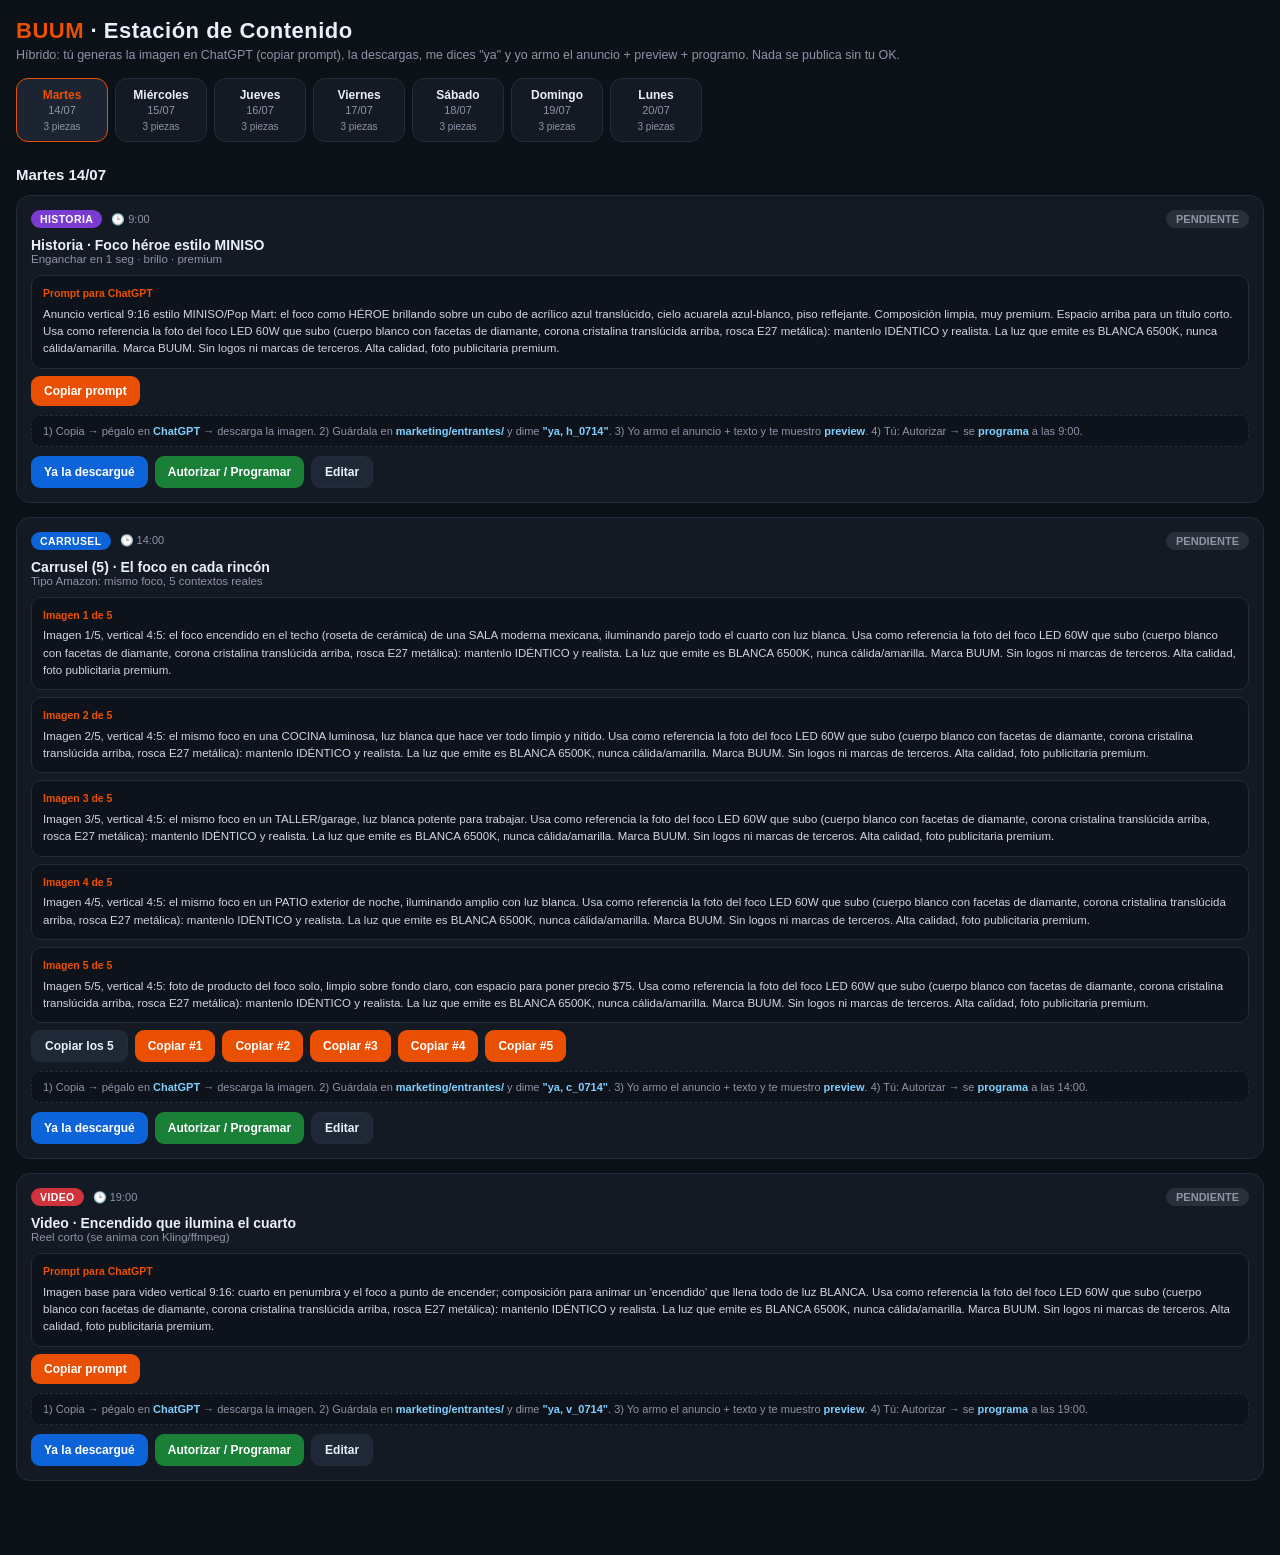
<file: os/estacion.html>
<!doctype html><html lang="es"><head>
<meta charset="utf-8"><meta name="viewport" content="width=device-width,initial-scale=1">
<meta http-equiv="Cache-Control" content="no-store">
<title>BUUM · Estación de Contenido</title>
<style>
 :root{--o:#EA5003;--n:#001866;--n2:#0a1f6e;--bg:#0c1017;--card:#141a24;--line:#232c3a;--tx:#eaf0fb;--mut:#8b95a8}
 *{box-sizing:border-box;margin:0;padding:0}
 body{background:var(--bg);color:var(--tx);font-family:Arial,Helvetica,sans-serif;padding:18px 16px 60px}
 header{display:flex;align-items:center;gap:10px;margin-bottom:4px}
 header .lg{font-weight:900;color:var(--o);font-size:22px;letter-spacing:.5px}
 header .lg span{color:var(--tx)}
 .sub{color:var(--mut);font-size:12.5px;margin-bottom:16px}
 .week{display:flex;gap:7px;overflow-x:auto;padding-bottom:8px;margin-bottom:16px}
 .day{flex:0 0 auto;min-width:92px;background:var(--card);border:1px solid var(--line);border-radius:12px;padding:9px 11px;cursor:pointer;text-align:center}
 .day.act{border-color:var(--o);background:#1c2431}
 .day.hoy .dn{color:var(--o)}
 .day .dn{font-size:12px;font-weight:bold}
 .day .dd{font-size:11px;color:var(--mut);margin-top:2px}
 .day .cnt{font-size:10px;color:var(--mut);margin-top:5px}
 h2{font-size:15px;margin:6px 0 12px}
 .piece{background:var(--card);border:1px solid var(--line);border-radius:14px;padding:14px;margin-bottom:14px}
 .ph{display:flex;align-items:center;gap:9px;margin-bottom:9px;flex-wrap:wrap}
 .tag{font-size:10.5px;font-weight:bold;padding:3px 9px;border-radius:20px;text-transform:uppercase;letter-spacing:.4px}
 .t-hist{background:#7a3bd0;color:#fff}.t-carr{background:#0d63d8;color:#fff}.t-vid{background:#d0333b;color:#fff}
 .hora{font-size:11px;color:var(--mut)}
 .titp{font-weight:bold;font-size:14px}
 .obj{font-size:11.5px;color:var(--mut);margin-bottom:10px}
 .pr{background:#0e131b;border:1px solid var(--line);border-radius:10px;padding:10px 11px;margin:7px 0;font-size:11.5px;color:#cdd6e6;line-height:1.5;white-space:pre-wrap}
 .pr .n{color:var(--o);font-weight:bold;font-size:10.5px;display:block;margin-bottom:4px}
 .btns{display:flex;gap:7px;flex-wrap:wrap;margin-top:6px}
 button{border:0;border-radius:9px;padding:8px 13px;font-size:12px;font-weight:bold;cursor:pointer;font-family:inherit}
 .b-copy{background:var(--o);color:#fff}.b-copyall{background:#1e2836;color:var(--tx);border:1px solid var(--line)}
 .b-dl{background:#0d63d8;color:#fff}.b-ok{background:#1a7f37;color:#fff}.b-ed{background:#1e2836;color:var(--tx);border:1px solid var(--line)}
 .state{font-size:11px;font-weight:bold;padding:3px 10px;border-radius:20px;margin-left:auto}
 .s-pend{background:#2a2f3a;color:var(--mut)}.s-desc{background:#0d63d8;color:#fff}.s-prog{background:#1a7f37;color:#fff}
 .flow{font-size:11px;color:var(--mut);background:#0e131b;border:1px dashed var(--line);border-radius:9px;padding:9px 11px;margin-top:9px}
 .flow b{color:#7fd0ff}
 .toast{position:fixed;bottom:18px;left:50%;transform:translateX(-50%);background:var(--o);color:#fff;padding:10px 18px;border-radius:24px;font-size:13px;font-weight:bold;opacity:0;transition:.2s;pointer-events:none}
 .toast.on{opacity:1}
 .empty{color:var(--mut);font-size:13px;padding:20px;text-align:center}
</style></head><body>
<header><div class="lg">BUUM<span> · Estación de Contenido</span></div></header>
<div class="sub">Híbrido: tú generas la imagen en ChatGPT (copiar prompt), la descargas, me dices "ya" y yo armo el anuncio + preview + programo. Nada se publica sin tu OK.</div>
<div class="week" id="week"></div>
<h2 id="dtitle"></h2>
<div id="pieces"></div>
<div class="toast" id="toast"></div>
<script src="estacion-data.js"></script>
<script>
 const ST=JSON.parse(localStorage.getItem('buum_estacion')||'{}');
 const save=()=>localStorage.setItem('buum_estacion',JSON.stringify(ST));
 const HOY="2026-07-14";
 let sel=HOY;
 function toast(m){const t=document.getElementById('toast');t.textContent=m;t.classList.add('on');setTimeout(()=>t.classList.remove('on'),1400);}
 function copy(txt,msg){navigator.clipboard.writeText(txt).then(()=>toast(msg||'Prompt copiado ✓'));}
 function renderWeek(){
   const w=document.getElementById('week');w.innerHTML='';
   Object.keys(SEMANA).forEach(f=>{
     const d=SEMANA[f];const el=document.createElement('div');
     el.className='day'+(f===sel?' act':'')+(f===HOY?' hoy':'');
     el.innerHTML=`<div class="dn">${d.dia}</div><div class="dd">${f.slice(8)}/${f.slice(5,7)}</div><div class="cnt">${d.piezas.length} piezas</div>`;
     el.onclick=()=>{sel=f;renderWeek();renderDay();};w.appendChild(el);
   });
 }
 function pieceState(id){return (ST[id]&&ST[id].estado)||'pend';}
 function setState(id,e){ST[id]=ST[id]||{};ST[id].estado=e;save();renderDay();}
 function renderDay(){
   const d=SEMANA[sel];document.getElementById('dtitle').textContent=`${d.dia} ${sel.slice(8)}/${sel.slice(5,7)}`;
   const c=document.getElementById('pieces');c.innerHTML='';
   d.piezas.forEach(p=>{
     const st=pieceState(p.id);
     const cls=p.tipo==='historia'?'t-hist':p.tipo==='carrusel'?'t-carr':'t-vid';
     const sc=st==='prog'?'s-prog':st==='desc'?'s-desc':'s-pend';
     const sl=st==='prog'?'PROGRAMADA ✓':st==='desc'?'DESCARGADA':'PENDIENTE';
     const div=document.createElement('div');div.className='piece';
     let prompts='';
     p.prompts.forEach((pr,i)=>{
       const lbl=p.prompts.length>1?`Imagen ${i+1} de ${p.prompts.length}`:'Prompt para ChatGPT';
       prompts+=`<div class="pr"><span class="n">${lbl}</span>${pr}</div>`;
     });
     const allTxt=p.prompts.map((x,i)=>(p.prompts.length>1?`--- Imagen ${i+1} ---\n`:'')+x).join('\n\n');
     div.innerHTML=`
       <div class="ph"><span class="tag ${cls}">${p.tipo}</span><span class="hora">🕒 ${p.hora}</span><span class="state ${sc}">${sl}</span></div>
       <div class="titp">${p.titulo}</div><div class="obj">${p.obj||''}</div>
       ${prompts}
       <div class="btns">
         ${p.prompts.length>1?`<button class="b-copyall" onclick='copyAll(${JSON.stringify(allTxt)})'>Copiar los ${p.prompts.length}</button>`:''}
         ${p.prompts.map((pr,i)=>`<button class="b-copy" onclick='copy(${JSON.stringify(pr)},"Copiado ✓")'>Copiar${p.prompts.length>1?" #"+(i+1):" prompt"}</button>`).join('')}
       </div>
       <div class="flow">1) Copia → pégalo en <b>ChatGPT</b> → descarga la imagen. 2) Guárdala en <b>marketing/entrantes/</b> y dime <b>"ya, ${p.id}"</b>. 3) Yo armo el anuncio + texto y te muestro <b>preview</b>. 4) Tú: Autorizar → se <b>programa</b> a las ${p.hora}.</div>
       <div class="btns" style="margin-top:9px">
         <button class="b-dl" onclick="setState('${p.id}','desc')">Ya la descargué</button>
         <button class="b-ok" onclick="setState('${p.id}','prog')">Autorizar / Programar</button>
         <button class="b-ed" onclick="toast('Dime qué editar y lo ajusto')">Editar</button>
       </div>`;
     c.appendChild(div);
   });
 }
 function copyAll(t){copy(t,'Los prompts copiados ✓');}
 renderWeek();renderDay();
</script></body></html>
</file>
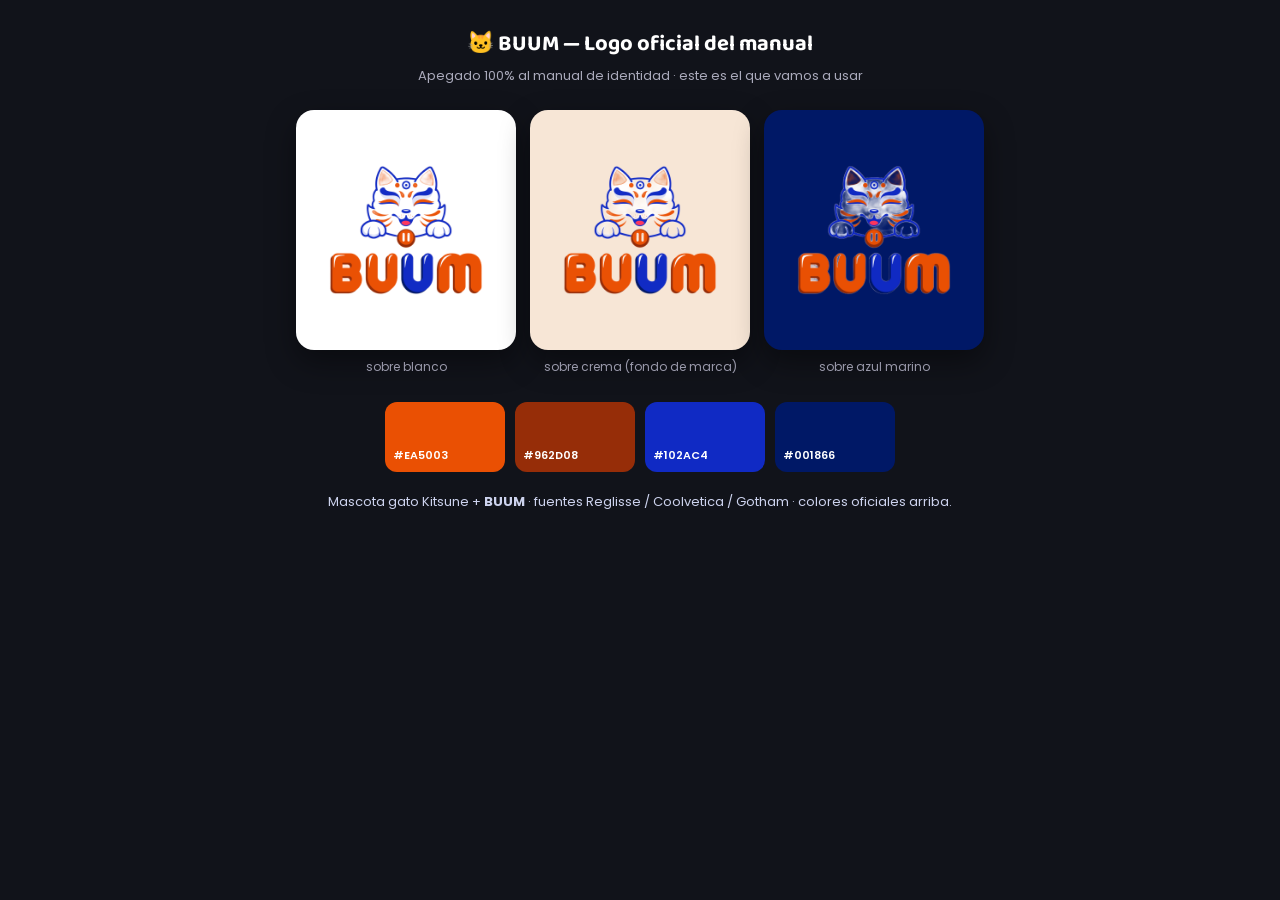
<file: activos/marca/logo-original.html>
<!DOCTYPE html>
<html lang="es"><head><meta charset="UTF-8"><meta name="viewport" content="width=device-width, initial-scale=1">
<title>BUUM · Logo oficial (manual)</title>
<link href="https://fonts.googleapis.com/css2?family=Baloo+2:wght@700;800&family=Poppins:wght@500;600&display=swap" rel="stylesheet">
<style>*{box-sizing:border-box;margin:0;}body{background:#11131a;color:#fff;font-family:Poppins,sans-serif;padding:26px 16px 60px;}
h1{font-size:22px;text-align:center;font-family:'Baloo 2';margin-bottom:4px;}.sub{text-align:center;color:#aab;font-size:13px;margin-bottom:24px;}
.row{display:flex;gap:14px;justify-content:center;flex-wrap:wrap;max-width:760px;margin:0 auto;}
.sw{width:220px;height:240px;border-radius:18px;display:flex;align-items:center;justify-content:center;padding:22px;box-shadow:0 12px 30px rgba(0,0,0,.4);}
.sw img{max-width:88%;max-height:88%;}
.white{background:#fff;}.cream{background:#f7e6d6;}.navy{background:#001866;}
.cap{text-align:center;font-size:12px;color:#99a;margin-top:8px;}
.pal{display:flex;gap:10px;justify-content:center;margin:26px auto 0;flex-wrap:wrap;}
.c{width:120px;height:70px;border-radius:12px;display:flex;align-items:flex-end;padding:8px;color:#fff;font-size:11px;font-weight:600;}
.note{text-align:center;color:#cdd3ee;font-size:13px;margin-top:20px;}
</style></head><body>
<h1>🐱 BUUM — Logo oficial del manual</h1>
<div class="sub">Apegado 100% al manual de identidad · este es el que vamos a usar</div>
<div class="row">
  <div><div class="sw white"><img src="logo-buum.png"></div><div class="cap">sobre blanco</div></div>
  <div><div class="sw cream"><img src="logo-buum.png"></div><div class="cap">sobre crema (fondo de marca)</div></div>
  <div><div class="sw navy"><img src="logo-buum.png"></div><div class="cap">sobre azul marino</div></div>
</div>
<div class="pal">
  <div class="c" style="background:#EA5003">#EA5003</div>
  <div class="c" style="background:#962D08">#962D08</div>
  <div class="c" style="background:#102AC4">#102AC4</div>
  <div class="c" style="background:#001866">#001866</div>
</div>
<div class="note">Mascota gato Kitsune + <b>BUUM</b> · fuentes Reglisse / Coolvetica / Gotham · colores oficiales arriba.</div>
</body></html>
</file>
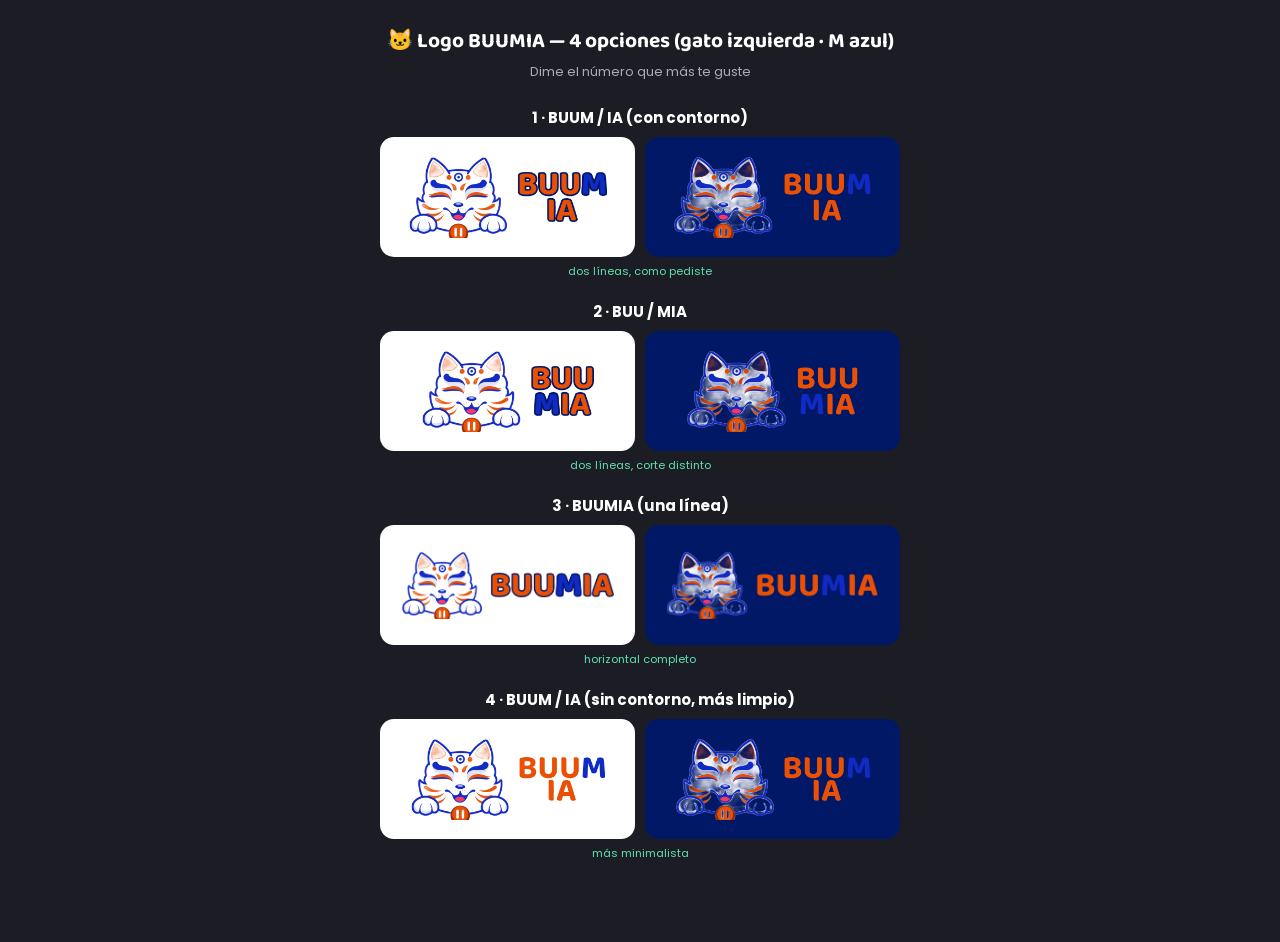
<file: activos/marca/logos-lockup.html>
<!DOCTYPE html>
<html lang="es"><head><meta charset="UTF-8"><meta name="viewport" content="width=device-width, initial-scale=1">
<title>BUUMIA · Lockups</title>
<link href="https://fonts.googleapis.com/css2?family=Baloo+2:wght@700&family=Poppins:wght@500;600&display=swap" rel="stylesheet">
<style>*{box-sizing:border-box;margin:0;}body{background:#1c1d24;color:#fff;font-family:Poppins,sans-serif;padding:24px 16px 60px;}
h1{font-size:21px;text-align:center;font-family:'Baloo 2';margin-bottom:4px;}.sub{text-align:center;color:#aab;font-size:13px;margin-bottom:24px;}
.col{max-width:520px;margin:0 auto 20px;}.lbl{font-weight:bold;font-size:15px;margin-bottom:8px;text-align:center;}
.bgs{display:flex;gap:10px;}.sw{flex:1;height:120px;border-radius:14px;display:flex;align-items:center;justify-content:center;padding:14px;}
.sw img{max-width:94%;max-height:90%;}.white{background:#fff;}.navy{background:#001866;}
.tag{font-size:11px;text-align:center;margin-top:6px;color:#5fe0ad;}
</style></head><body>
<h1>🐱 Logo BUUMIA — 4 opciones (gato izquierda · M azul)</h1>
<div class="sub">Dime el número que más te guste</div>
<div class="col"><div class="lbl">1 · BUUM / IA (con contorno)</div><div class="bgs"><div class="sw white"><img src="nuevos/lockup-1.png"></div><div class="sw navy"><img src="nuevos/lockup-1.png"></div></div><div class="tag">dos líneas, como pediste</div></div>
<div class="col"><div class="lbl">2 · BUU / MIA</div><div class="bgs"><div class="sw white"><img src="nuevos/lockup-2.png"></div><div class="sw navy"><img src="nuevos/lockup-2.png"></div></div><div class="tag">dos líneas, corte distinto</div></div>
<div class="col"><div class="lbl">3 · BUUMIA (una línea)</div><div class="bgs"><div class="sw white"><img src="nuevos/lockup-3.png"></div><div class="sw navy"><img src="nuevos/lockup-3.png"></div></div><div class="tag">horizontal completo</div></div>
<div class="col"><div class="lbl">4 · BUUM / IA (sin contorno, más limpio)</div><div class="bgs"><div class="sw white"><img src="nuevos/lockup-4.png"></div><div class="sw navy"><img src="nuevos/lockup-4.png"></div></div><div class="tag">más minimalista</div></div>
</body></html>
</file>
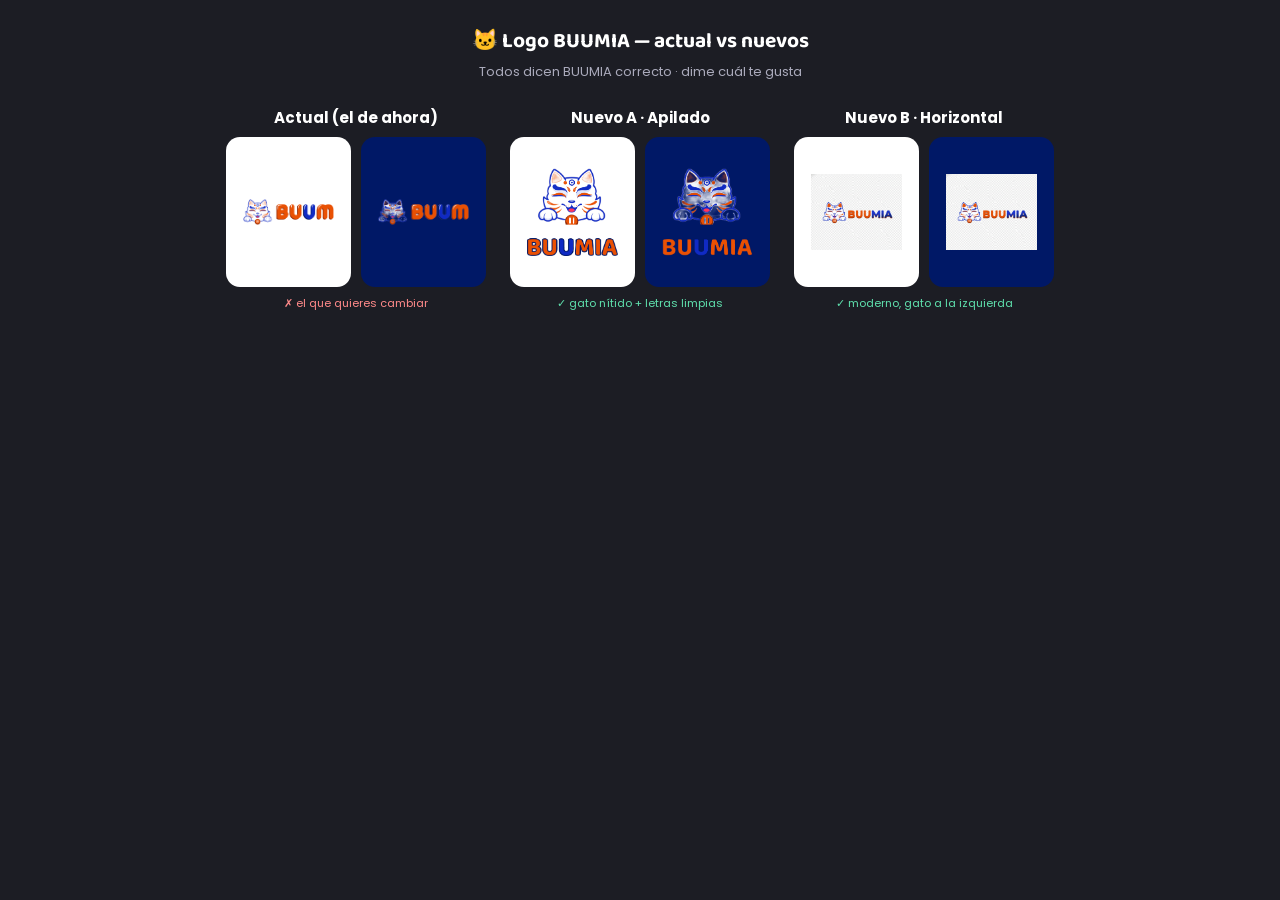
<file: activos/marca/logos-nuevos.html>
<!DOCTYPE html>
<html lang="es"><head><meta charset="UTF-8"><meta name="viewport" content="width=device-width, initial-scale=1">
<title>BUUMIA · Logos nuevos</title>
<link href="https://fonts.googleapis.com/css2?family=Baloo+2:wght@700;800&family=Poppins:wght@500;600&display=swap" rel="stylesheet">
<style>*{box-sizing:border-box;margin:0;}body{background:#1c1d24;color:#fff;font-family:Poppins,sans-serif;padding:24px 16px 60px;}
h1{font-size:21px;text-align:center;font-family:'Baloo 2';margin-bottom:4px;}.sub{text-align:center;color:#aab;font-size:13px;margin-bottom:24px;}
.row{display:flex;flex-wrap:wrap;gap:24px;justify-content:center;}
.col{width:260px;}.lbl{font-weight:bold;font-size:15px;margin-bottom:8px;text-align:center;}
.bgs{display:flex;gap:10px;}.sw{flex:1;height:150px;border-radius:14px;display:flex;align-items:center;justify-content:center;padding:12px;}
.sw img{max-width:90%;max-height:90%;}.white{background:#fff;}.navy{background:#001866;}
.tag{font-size:11px;text-align:center;margin-top:8px;}.new{color:#5fe0ad;}.old{color:#ff8a8a;}
</style></head><body>
<h1>🐱 Logo BUUMIA — actual vs nuevos</h1>
<div class="sub">Todos dicen BUUMIA correcto · dime cuál te gusta</div>
<div class="row">
  <div class="col"><div class="lbl">Actual (el de ahora)</div><div class="bgs"><div class="sw white"><img src="logo-buumia-original.png"></div><div class="sw navy"><img src="logo-buumia-original.png"></div></div><div class="tag old">✗ el que quieres cambiar</div></div>
  <div class="col"><div class="lbl">Nuevo A · Apilado</div><div class="bgs"><div class="sw white"><img src="nuevos/compuesto-oficial.png"></div><div class="sw navy"><img src="nuevos/compuesto-oficial.png"></div></div><div class="tag new">✓ gato nítido + letras limpias</div></div>
  <div class="col"><div class="lbl">Nuevo B · Horizontal</div><div class="bgs"><div class="sw white"><img src="nuevos/nuevo-4-horizontal.png"></div><div class="sw navy"><img src="nuevos/nuevo-4-horizontal.png"></div></div><div class="tag new">✓ moderno, gato a la izquierda</div></div>
</div>
</body></html>
</file>
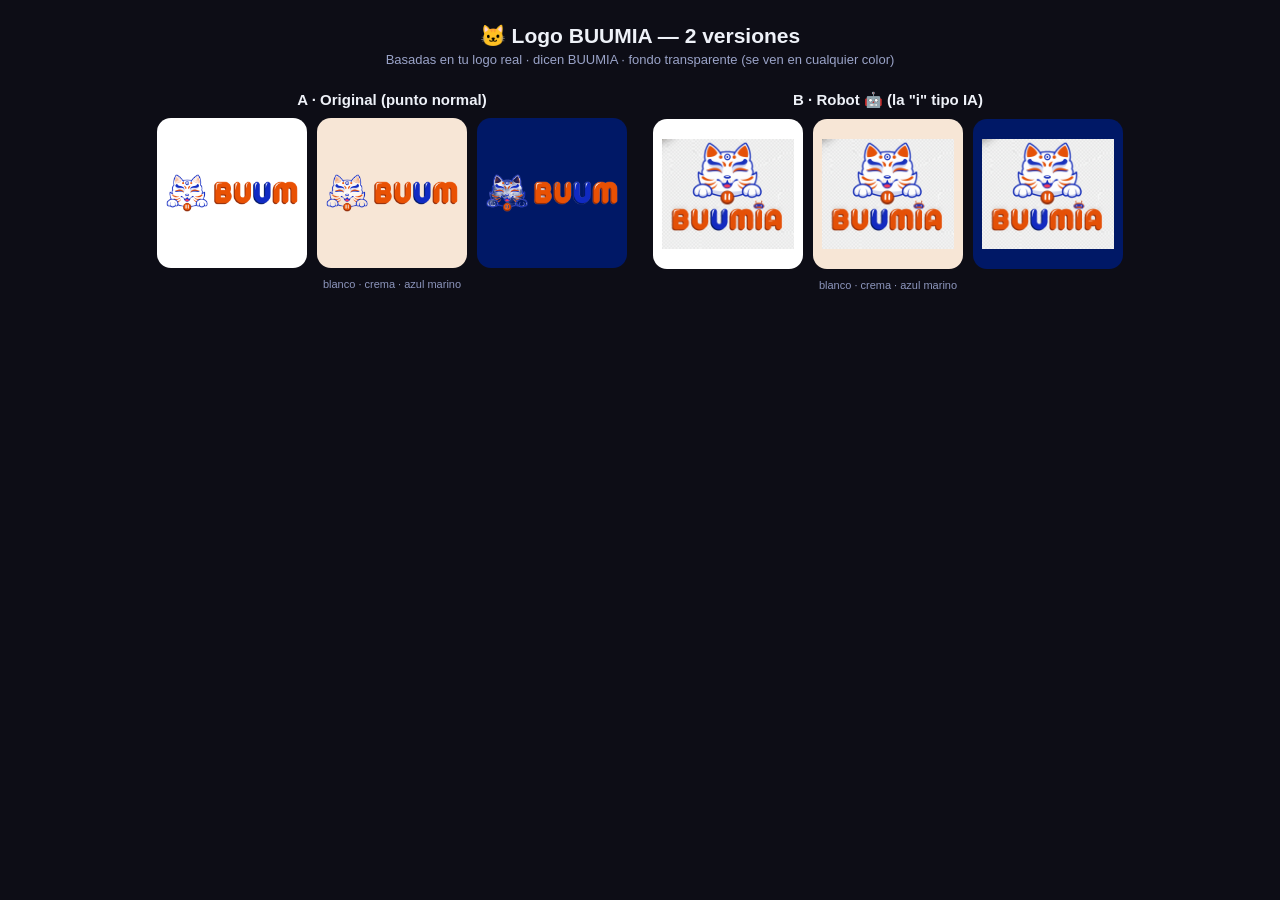
<file: activos/marca/logos-preview.html>
<!DOCTYPE html>
<html lang="es"><head><meta charset="UTF-8"><meta name="viewport" content="width=device-width, initial-scale=1">
<title>Logos BUUMIA · preview</title>
<style>
body{margin:0;background:#0d0d16;color:#eef1f8;font-family:Arial,sans-serif;padding:24px;}
h1{font-size:21px;text-align:center;margin:0 0 4px;}
.sub{text-align:center;color:#9aa3c8;font-size:13px;margin-bottom:24px;}
.row{display:flex;flex-wrap:wrap;gap:26px;justify-content:center;margin-bottom:26px;}
.col{display:flex;flex-direction:column;align-items:center;gap:10px;}
.lbl{font-weight:bold;font-size:15px;}
.bgs{display:flex;gap:10px;}
.sw{width:150px;height:150px;border-radius:14px;display:flex;align-items:center;justify-content:center;}
.sw img{max-width:88%;max-height:88%;}
.white{background:#fff;} .cream{background:#f7e6d6;} .navy{background:#001866;}
.cap{font-size:11px;color:#8d96bd;text-align:center;}
</style></head>
<body>
<h1>🐱 Logo BUUMIA — 2 versiones</h1>
<div class="sub">Basadas en tu logo real · dicen BUUMIA · fondo transparente (se ven en cualquier color)</div>

<div class="row">
  <div class="col"><span class="lbl">A · Original (punto normal)</span>
    <div class="bgs">
      <div class="sw white"><img src="logo-buumia-original.png"></div>
      <div class="sw cream"><img src="logo-buumia-original.png"></div>
      <div class="sw navy"><img src="logo-buumia-original.png"></div>
    </div>
    <span class="cap">blanco · crema · azul marino</span>
  </div>

  <div class="col"><span class="lbl">B · Robot 🤖 (la "i" tipo IA)</span>
    <div class="bgs">
      <div class="sw white"><img src="logo-buumia-robot.png"></div>
      <div class="sw cream"><img src="logo-buumia-robot.png"></div>
      <div class="sw navy"><img src="logo-buumia-robot.png"></div>
    </div>
    <span class="cap">blanco · crema · azul marino</span>
  </div>
</div>
</body></html>
</file>
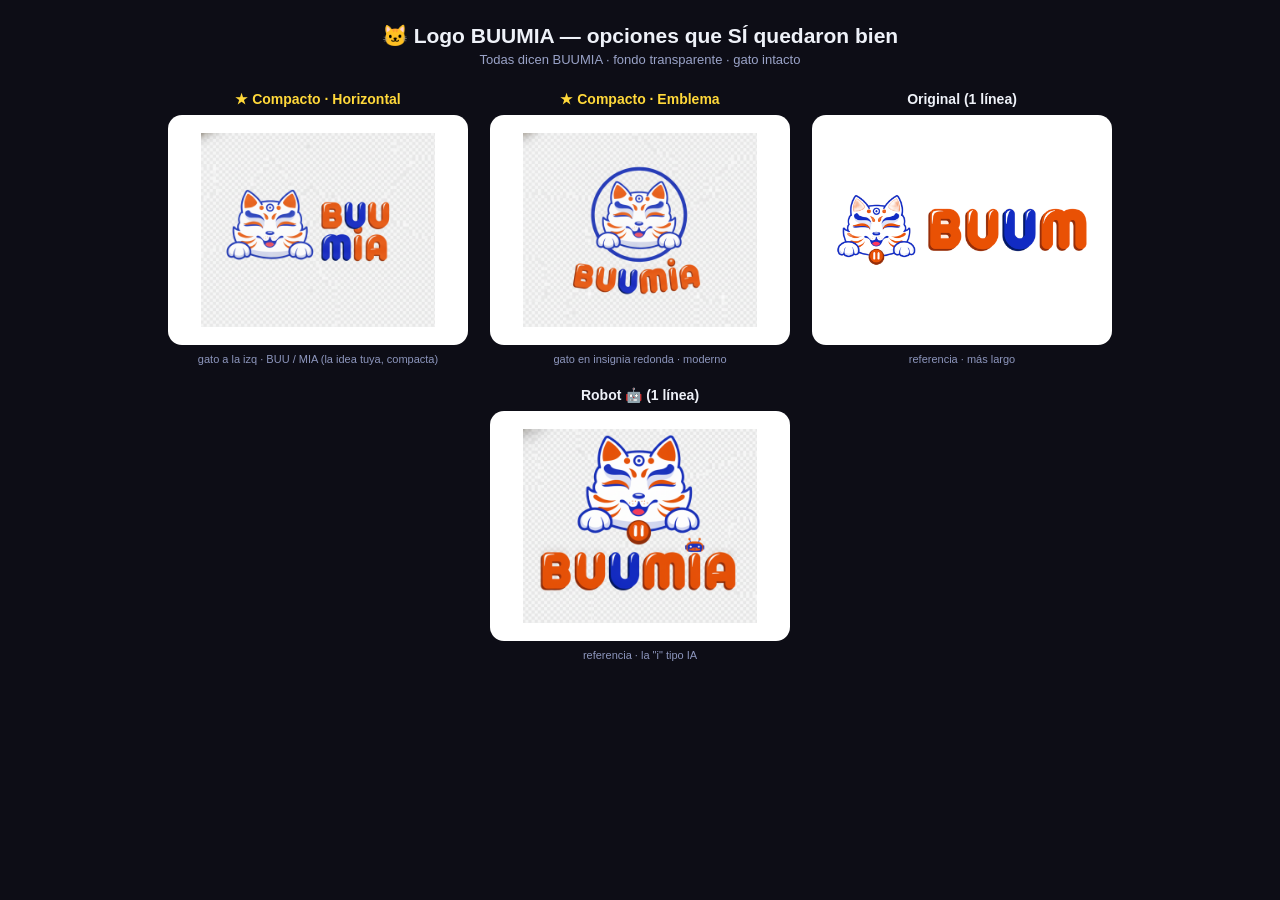
<file: activos/marca/logos-preview2.html>
<!DOCTYPE html>
<html lang="es"><head><meta charset="UTF-8"><meta name="viewport" content="width=device-width, initial-scale=1">
<title>Logos BUUMIA · opciones</title>
<style>
body{margin:0;background:#0d0d16;color:#eef1f8;font-family:Arial,sans-serif;padding:24px;}
h1{font-size:21px;text-align:center;margin:0 0 4px;}
.sub{text-align:center;color:#9aa3c8;font-size:13px;margin-bottom:24px;}
.row{display:flex;flex-wrap:wrap;gap:22px;justify-content:center;}
.col{display:flex;flex-direction:column;align-items:center;gap:8px;width:300px;}
.lbl{font-weight:bold;font-size:14px;text-align:center;}
.note{font-size:11px;color:#8d96bd;text-align:center;}
.sw{width:300px;height:230px;border-radius:14px;background:#fff;display:flex;align-items:center;justify-content:center;}
.sw.cream{background:#f7e6d6;} .sw img{max-width:84%;max-height:84%;}
.tag{font-size:11px;color:#5fe0ad;}
.new{color:#ffd83a;}
</style></head>
<body>
<h1>🐱 Logo BUUMIA — opciones que SÍ quedaron bien</h1>
<div class="sub">Todas dicen BUUMIA · fondo transparente · gato intacto</div>
<div class="row">
  <div class="col"><span class="lbl new">★ Compacto · Horizontal</span><div class="sw"><img src="logo-v2-4-horizontal.png"></div><span class="note">gato a la izq · BUU / MIA (la idea tuya, compacta)</span></div>
  <div class="col"><span class="lbl new">★ Compacto · Emblema</span><div class="sw"><img src="logo-v2-3-emblema.png"></div><span class="note">gato en insignia redonda · moderno</span></div>
  <div class="col"><span class="lbl">Original (1 línea)</span><div class="sw"><img src="logo-buumia-original.png"></div><span class="note">referencia · más largo</span></div>
  <div class="col"><span class="lbl">Robot 🤖 (1 línea)</span><div class="sw"><img src="logo-buumia-robot.png"></div><span class="note">referencia · la "i" tipo IA</span></div>
</div>
</body></html>
</file>
